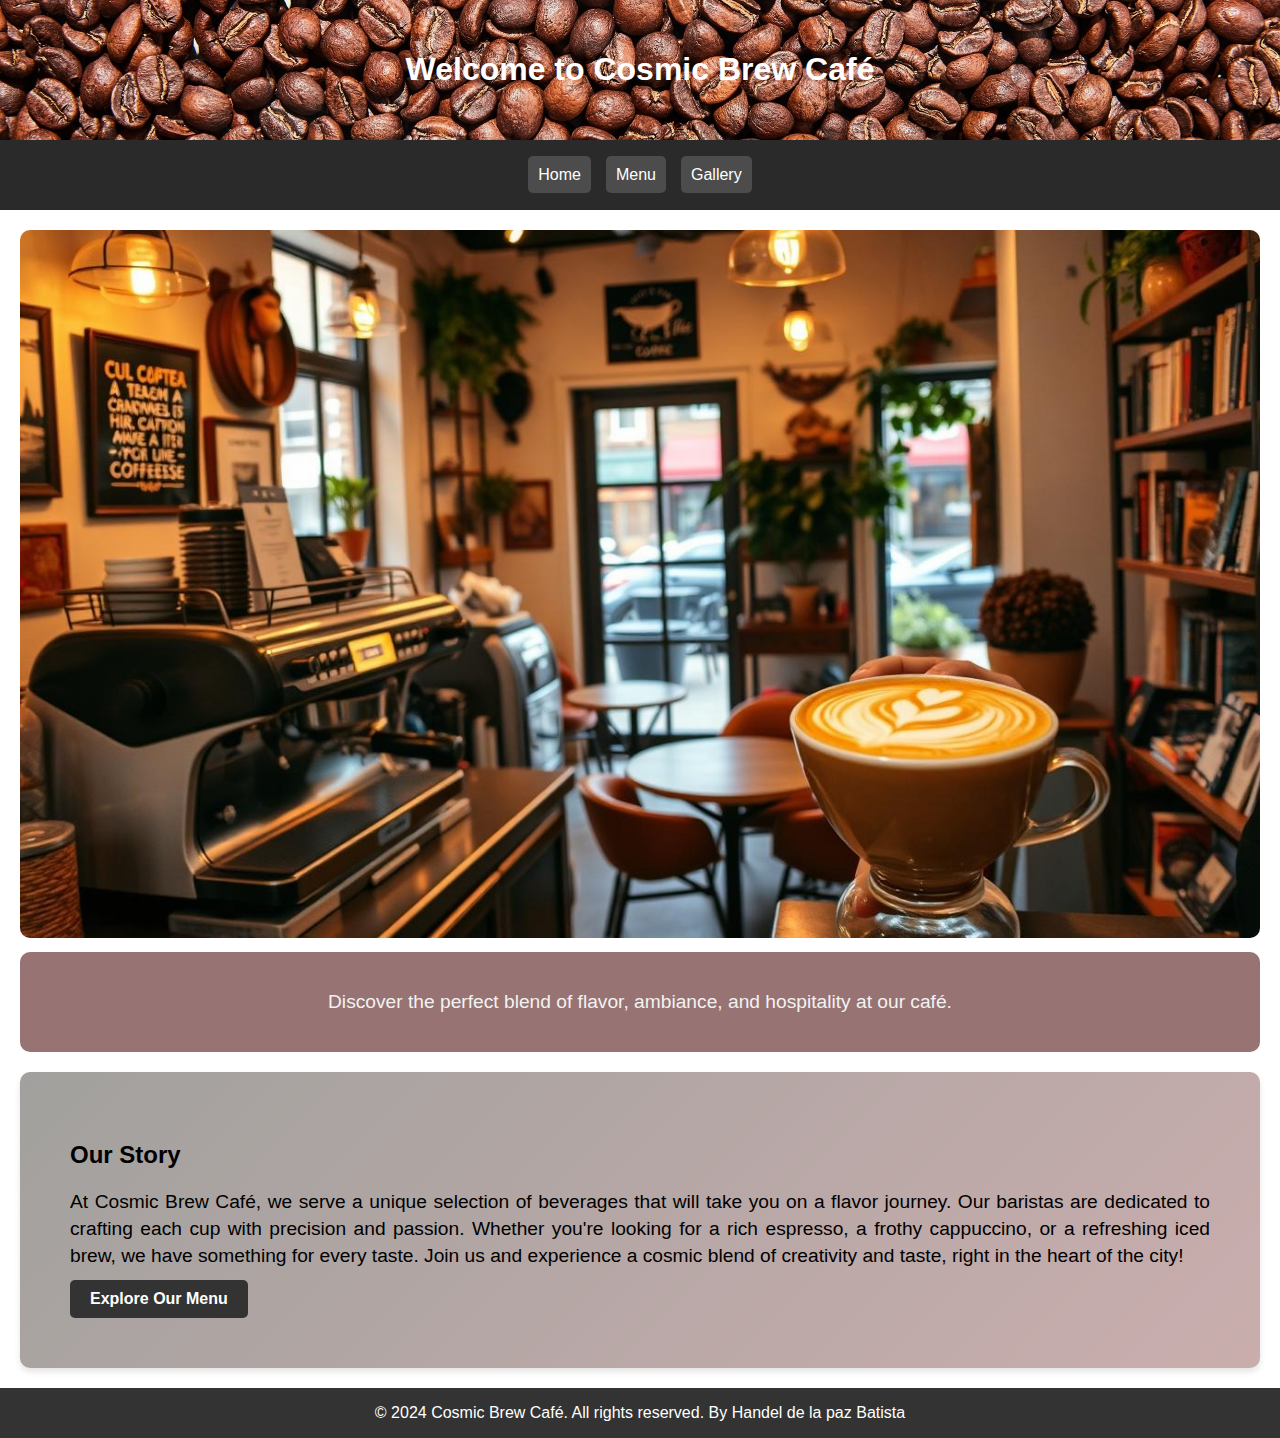
<file: index.html>
<!DOCTYPE html>
<html lang="en">
<head>
    <meta charset="UTF-8">
    <meta name="viewport" content="width=device-width, initial-scale=1.0">
    <title>Cosmic Brew Café - Home</title>
    <link rel="stylesheet" href="styles.css">
</head>
<body>
    <div class="container">
        <header>
            <h1>Welcome to Cosmic Brew Café</h1>
        </header>
        <nav>
            <ul>
                <li><a href="index.html">Home</a></li>
                <li><a href="menu.html">Menu</a></li>
                <li><a href="gallery.html">Gallery</a></li>
            </ul>
        </nav>
        <main>
            <article>
                <div class="card1">
                    <img src="inside.jpg" alt="Cosmic Brew Café Interior" class="card-image">
                    <div class="content">
                        <p>Discover the perfect blend of flavor, ambiance, and hospitality at our café.</p>
                    </div>
                </div>
            </article>
            <aside>
                <h2>Our Story</h2>
                <p style="font-size: 1.2em; line-height: 1.4; margin: 0;">
                    At Cosmic Brew Café, we serve a unique selection of beverages that will take you on a flavor journey. 
                    Our baristas are dedicated to crafting each cup with precision and passion. Whether you're looking for 
                    a rich espresso, a frothy cappuccino, or a refreshing iced brew, we have something for every taste.
                    Join us and experience a cosmic blend of creativity and taste, right in the heart of the city!            
                </p>
                <a href="menu.html" class="button">Explore Our Menu</a>
            </aside>
        </main>
    </div>
    <footer>
        <p>&copy; 2024 Cosmic Brew Café. All rights reserved. By Handel de la paz Batista</p>
    </footer>
</body>
</html>
</file>
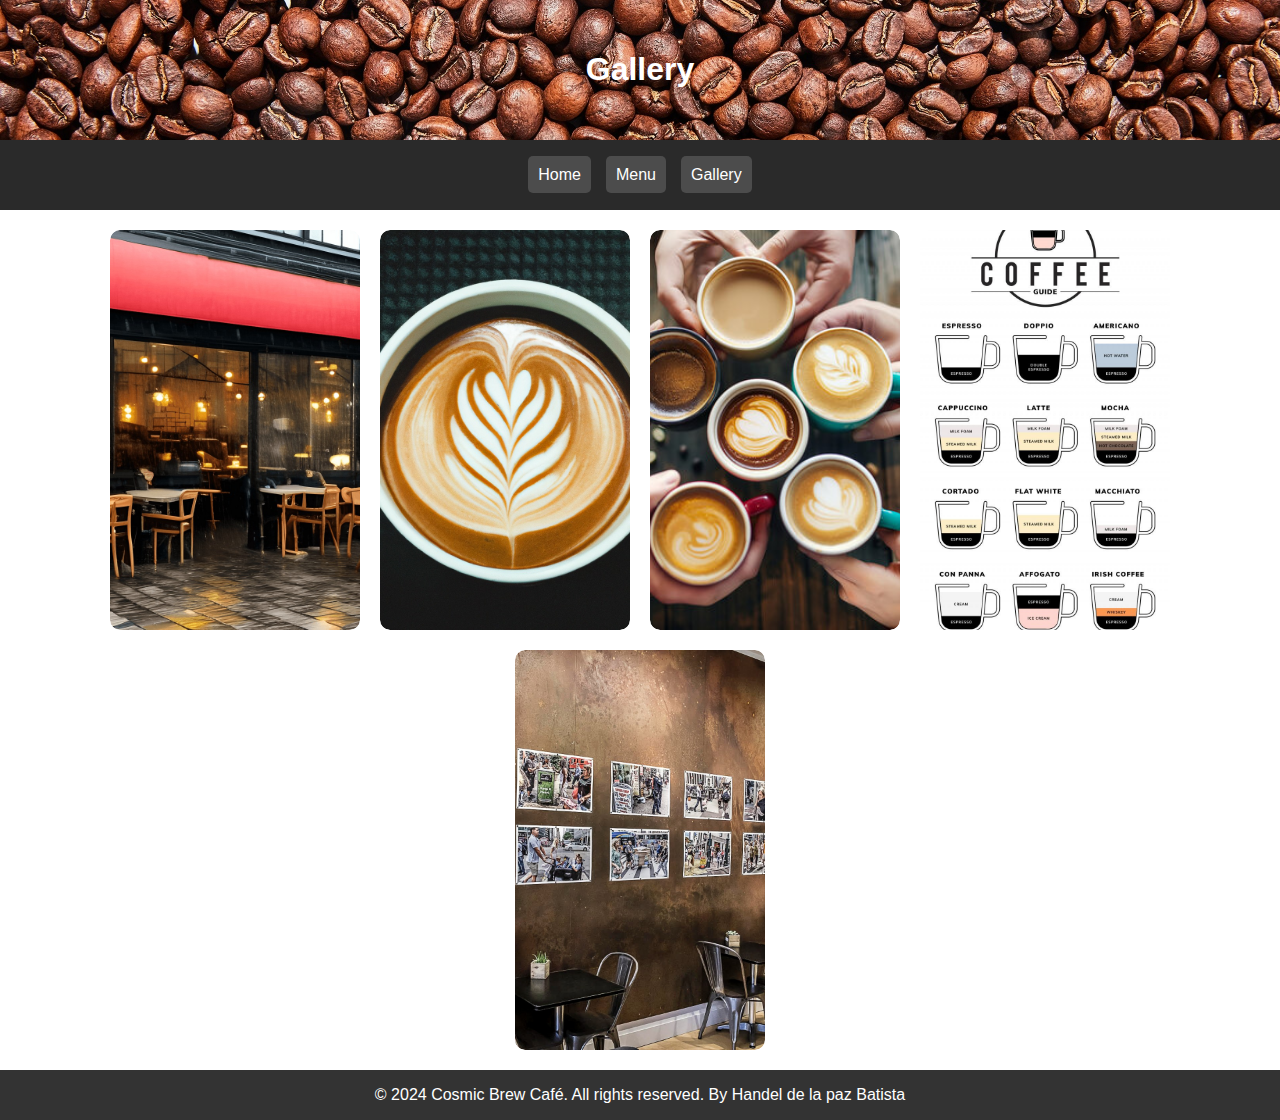
<file: gallery.html>
<!DOCTYPE html>
<html lang="en">
<head>
    <meta charset="UTF-8">
    <meta name="viewport" content="width=device-width, initial-scale=1.0">
    <title>Cosmic Brew Café - Gallery</title>
    <link rel="stylesheet" href="styles.css">
</head>
<body>
    <div class="container">
        <header>
            <h1>Gallery</h1>
        </header>
        <nav>
            <ul>
                <li><a href="index.html">Home</a></li>
                <li><a href="menu.html">Menu</a></li>
                <li><a href="gallery.html">Gallery</a></li>
            </ul>
        </nav>
        <article>
            <div class="card-container">
                <div class="card">
                    <div class="card-inner">
                        <div class="card-front">
                            <img src="outside.jpg" alt="Outdoor seating area of the café surrounded by lush greenery">
                        </div>
                        <div class="card-back">
                            <h2>Outdoor Seating</h2>
                            <p>Relax in our cozy outdoor seating area, perfect for enjoying your coffee in nature.</p>
                        </div>
                    </div>
                </div>
                <div class="card">
                    <div class="card-inner">
                        <div class="card-front">
                            <img src="latte-art.jpg" alt="Intricate latte art design on a freshly brewed cup of coffee">
                        </div>
                        <div class="card-back">
                            <h2>Latte Art</h2>
                            <p>Admire the beautiful latte art crafted by our talented baristas, every cup is a masterpiece.</p>
                        </div>
                    </div>
                </div>
                <div class="card">
                    <div class="card-inner">
                        <div class="card-front">
                            <img src="friends.jpg" alt="Group of friends enjoying coffee and chatting at the café">
                        </div>
                        <div class="card-back">
                            <h2>Friendship Moments</h2>
                            <p>Share a moment with friends and family while sipping on your favorite coffee at our café.</p>
                        </div>
                    </div>
                </div>
                <div class="card">
                    <div class="card-inner">
                        <div class="card-front">
                            <img src="recipes.jpg" alt="Coffee recipe book open on a table with beans and brewing tools nearby">
                        </div>
                        <div class="card-back">
                            <h2>Coffee Recipes</h2>
                            <p>Discover new coffee recipes and elevate your brewing skills with our curated collection.</p>
                        </div>
                    </div>
                </div>
                <div class="card">
                    <div class="card-inner">
                        <div class="card-front">
                            <img src="art.jpg" alt="Art exhibit wall with framed paintings and creative lighting">
                        </div>
                        <div class="card-back">
                            <h2>Art Exhibit</h2>
                            <p>Explore unique art pieces from local artists displayed monthly in our café gallery.</p>
                        </div>
                    </div>
                </div>
            </div>
        </article>
    </div>
    <footer>
        <p>&copy; 2024 Cosmic Brew Café. All rights reserved. By Handel de la paz Batista</p>
    </footer>
</body>
</html>
</file>
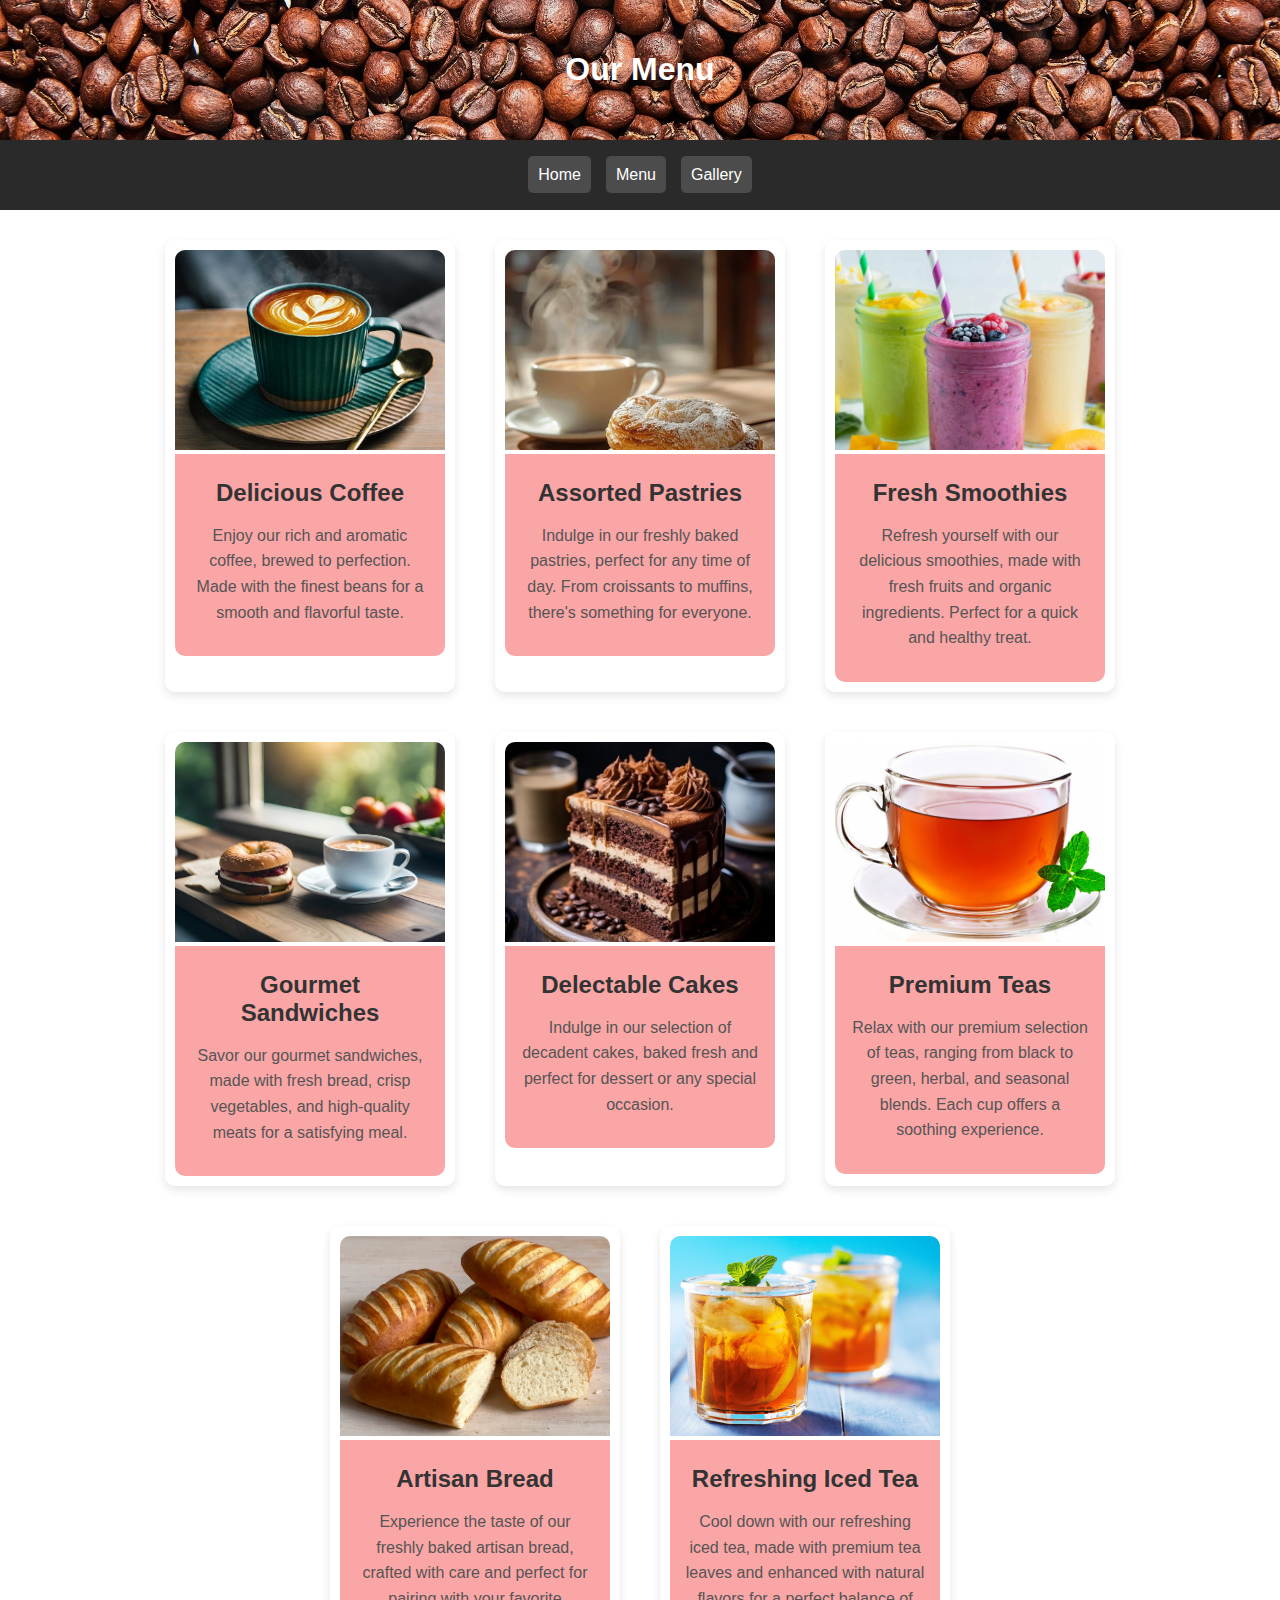
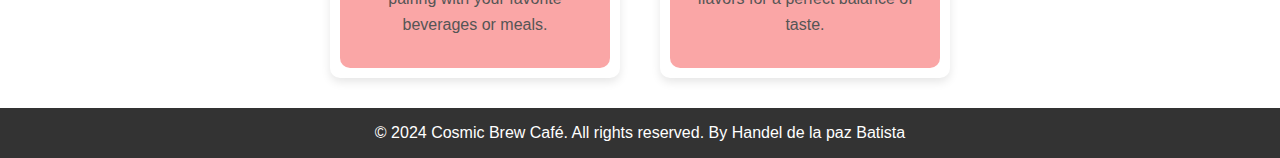
<file: menu.html>
<!DOCTYPE html>
<html lang="en">
<head>
    <meta charset="UTF-8">
    <meta name="viewport" content="width=device-width, initial-scale=1.0">
    <title>Cosmic Brew Café - Menu</title>
    <link rel="stylesheet" href="styles.css">
    <style>
        .card {
    width: 270px;
    height: auto;
    text-align: center;
    border-radius: 10px;
    box-shadow: 0px 4px 10px rgba(0, 0, 0, 0.1);
    margin: 10px;
    padding: 10px;
}

.card img {
    width: 100%;
    height: 200px;
    object-fit: cover;
    border-radius: 10px 10px 0 0;
}

.card-text {
    padding: 15px;
    background-color: #f105055b;
    border-radius: 0 0 10px 10px;
}

.card-text h3 {
    margin: 10px 0;
    font-size: 1.5em;
    color: #333;
}

.card-text p {
    font-size: 1em;
    color: #555;
    line-height: 1.6;
}

    </style>
</head>
<body>
    <div class="container">
        <header>
            <h1>Our Menu</h1>
        </header>
        <nav>
            <ul>
                <li><a href="index.html">Home</a></li>
                <li><a href="menu.html">Menu</a></li>
                <li><a href="gallery.html">Gallery</a></li>
            </ul>
        </nav>
        <article>
            <div class="card-container">
                <div class="card">
                    <img src="cup.jpg" alt="Close-up of a delicious steaming cup of coffee with rich aroma">
                    <div class="card-text">
                        <h3>Delicious Coffee</h3>
                        <p>Enjoy our rich and aromatic coffee, brewed to perfection. 
                            Made with the finest beans for a smooth and flavorful taste.
                        </p>               
                    </div>
                </div>
                <div class="card">
                    <img src="pastry.jpg" alt="Assorted pastries, including croissants and muffins, displayed on a tray">
                    <div class="card-text">
                        <h3>Assorted Pastries</h3>
                        <p>Indulge in our freshly baked pastries, perfect for any time of day. 
                            From croissants to muffins, there's something for everyone.
                        </p>
                    </div>
                </div>
                <div class="card">
                    <img src="smoothie.jpg" alt="Fresh fruit smoothie in a tall glass, garnished with berries">
                    <div class="card-text">
                        <h3>Fresh Smoothies</h3>
                        <p>Refresh yourself with our delicious smoothies, made with fresh fruits and organic ingredients. 
                            Perfect for a quick and healthy treat.
                        </p>
                    </div>
                </div>
                <div class="card">
                    <img src="sandwich.jpg" alt="Gourmet sandwiches filled with fresh ingredients like vegetables and cheese">
                    <div class="card-text">
                        <h3>Gourmet Sandwiches</h3>
                        <p>Savor our gourmet sandwiches, made with fresh bread, crisp vegetables, and high-quality meats 
                            for a satisfying meal.
                        </p>
                    </div>
                </div>
                <div class="card">
                    <img src="cake.jpg" alt="Delectable slice of cake with creamy frosting and decorative toppings">
                    <div class="card-text">
                        <h3>Delectable Cakes</h3>
                        <p>Indulge in our selection of decadent cakes, baked fresh and perfect for dessert or any special occasion.
                        </p>
                    </div>
                </div>
                <div class="card">
                    <img src="tea.jpg" alt="Premium teas served in elegant teapots and cups">
                    <div class="card-text">
                        <h3>Premium Teas</h3>
                        <p>Relax with our premium selection of teas, ranging from black to green, herbal, and seasonal blends.
                            Each cup offers a soothing experience.
                        </p>
                    </div>
                </div>
                <div class="card">
                    <img src="bread.jpg" alt="Freshly baked artisan bread with a crispy golden crust">
                    <div class="card-text">
                        <h3>Artisan Bread</h3>
                        <p>Experience the taste of our freshly baked artisan bread, crafted with care and perfect for pairing with your favorite beverages or meals.
                        </p>
                    </div>
                </div>
                <div class="card">
                    <img src="iced.jpg" alt="Refreshing iced tea served in a tall glass with lemon slices and mint leaves">
                    <div class="card-text">
                        <h3>Refreshing Iced Tea</h3>
                        <p>Cool down with our refreshing iced tea, made with premium tea leaves and enhanced with natural flavors for a perfect balance of taste.
                        </p>
                    </div>
                </div>
            </div>        
        </article>
    </div>
    <footer>
        <p>&copy; 2024 Cosmic Brew Café. All rights reserved. By Handel de la paz Batista</p>
    </footer>
</body>
</html>
</file>
<file: styles.css>
body {
    font-family: Arial, sans-serif;
    margin: 0;
    padding: 0;
    display: flex;            
    flex-direction: column;  
    min-height: 100vh;            
}

.container {
    display: flex;            
    flex-direction: column;   
    flex-grow: 1;             
}

header {
    color: white;
    padding: 20px;
    text-align: center;
    background-image: url('coffee.jpg'); 
    background-size: cover;
    background-position: center;
}

nav {
    background-color: #2a2a2a;
    padding: 10px;
    display: flex;
    justify-content: center;  
}

nav ul {
    list-style: none;
    padding: 0;
    display: flex;  
    gap: 15px;
}

nav ul li {
    margin: 0;
}

nav ul li a {
    color: white;
    text-decoration: none;
    padding: 10px;
    background-color: #4c4c4c;
    border-radius: 5px;
    text-align: center;
}

nav a:hover {
    background-color: #777;
}

.card1 img {
    width: 100%;
    height: auto;
    border-radius: 10px;
}

.content {
    background-color: rgba(108, 55, 55, 0.7);
    padding: 15px;
    text-align: center;
    font-size: 1.2rem;
    line-height: 1.6;
    color: #f2f2f2;
    border-radius: 10px;
    margin-top: 10px;
}

main {
    display: flex;  
    flex-direction: column; 
    gap: 20px;      
    padding: 20px;  
}

article {
    order: 1;
}

aside {
    order: 2;
    background: linear-gradient(135deg, #15130c66, #9156567b); 
    border-radius: 10px; 
    padding: 50px;
    text-align: justify;
    box-shadow: 0 4px 6px rgba(0, 0, 0, 0.1);  
}


.card-container {
    display: flex;
    flex-wrap: wrap;
    justify-content: center;
    gap: 20px;
    padding: 20px 0;
}

.card {
    width: 250px;
    height: 400px;
    perspective: 1000px;
    border-radius: 10px;
    overflow: hidden;
}

.card-inner {
    width: 100%;
    height: 100%;
    transition: transform 0.6s;
    transform-style: preserve-3d;
    position: relative;
}

.card:hover .card-inner {
    transform: rotatey(180deg);
}

.card-front,
.card-back {
    position: absolute;
    width: 100%;
    height: 100%;
    backface-visibility: hidden;
    border-radius: 10px;
}

.card-front {
    background-color: #f4f4f4;
    display: flex;
    justify-content: center;
    align-items: center;
    overflow: hidden;
}

.card-front img {
    width: 100%;
    height: 100%;
    object-fit: cover;
}

.card-back {
    background-color: #333;
    color: #fff;
    text-align: justify;
    transform: rotatey(180deg);
    display: flex;
    flex-direction: column;
    justify-content: space-between;
    align-items: center;
    padding: 30px;
    box-sizing: border-box;
    height: 100%;
}

.card-back h2 {
    font-size: 1.5em;
    margin: 0;
    margin-bottom: 25px; 
    text-align: center;
}

.card-back p {
    font-size: 1em;
    line-height: 1.5;
    margin: 0;
    text-align: center;
    flex-grow: 1;
}

.button {
    display: inline-block;
    margin-top: 10px;
    padding: 10px 20px;
    background-color: #333;
    color: white;
    text-decoration: none;
    border-radius: 5px;
    font-weight: bold;
}

.button:hover {
    background-color: #555;
}

footer {
    background-color: #333;
    color: white;
    text-align: center;
    padding: 0;
    margin-top: auto;  
}

@media (max-width: 800px) {
    header {
        padding: 10px;
    }

    nav ul {
        flex-direction: column;
        gap: 10px;
    }

    .card-container {
        flex-direction: column;
        gap: 15px;
    }

    .card {
        margin: 0 auto;
    }
    footer{
        padding: 10px;
    }

}

@media (min-width: 800px) {
    header {
        padding: 30px;
    }

    .card-container {
        flex-direction: row;
        gap: 20px;
    }

    .card {
        width: 250px;
    }

    aside {
        padding: 50px;
    }

    main {
        padding: 20px;
    }
}
</file>
